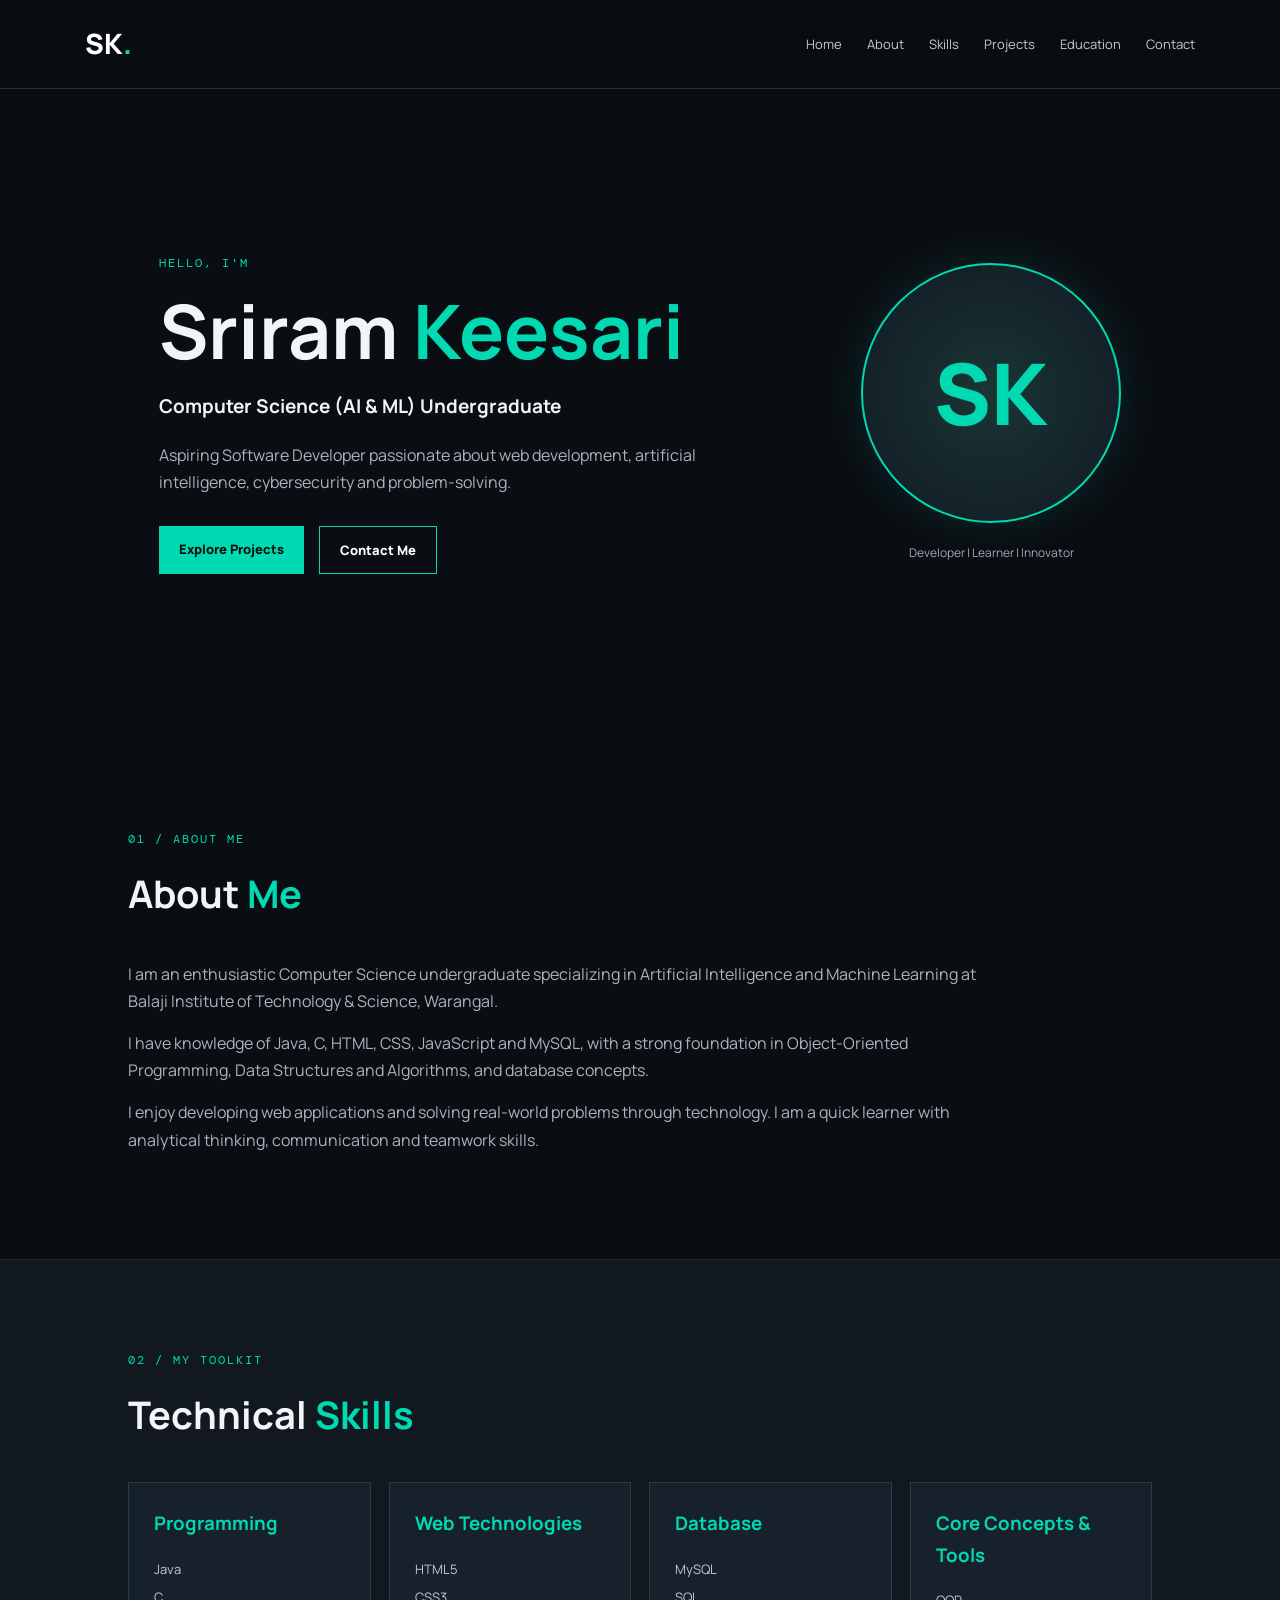
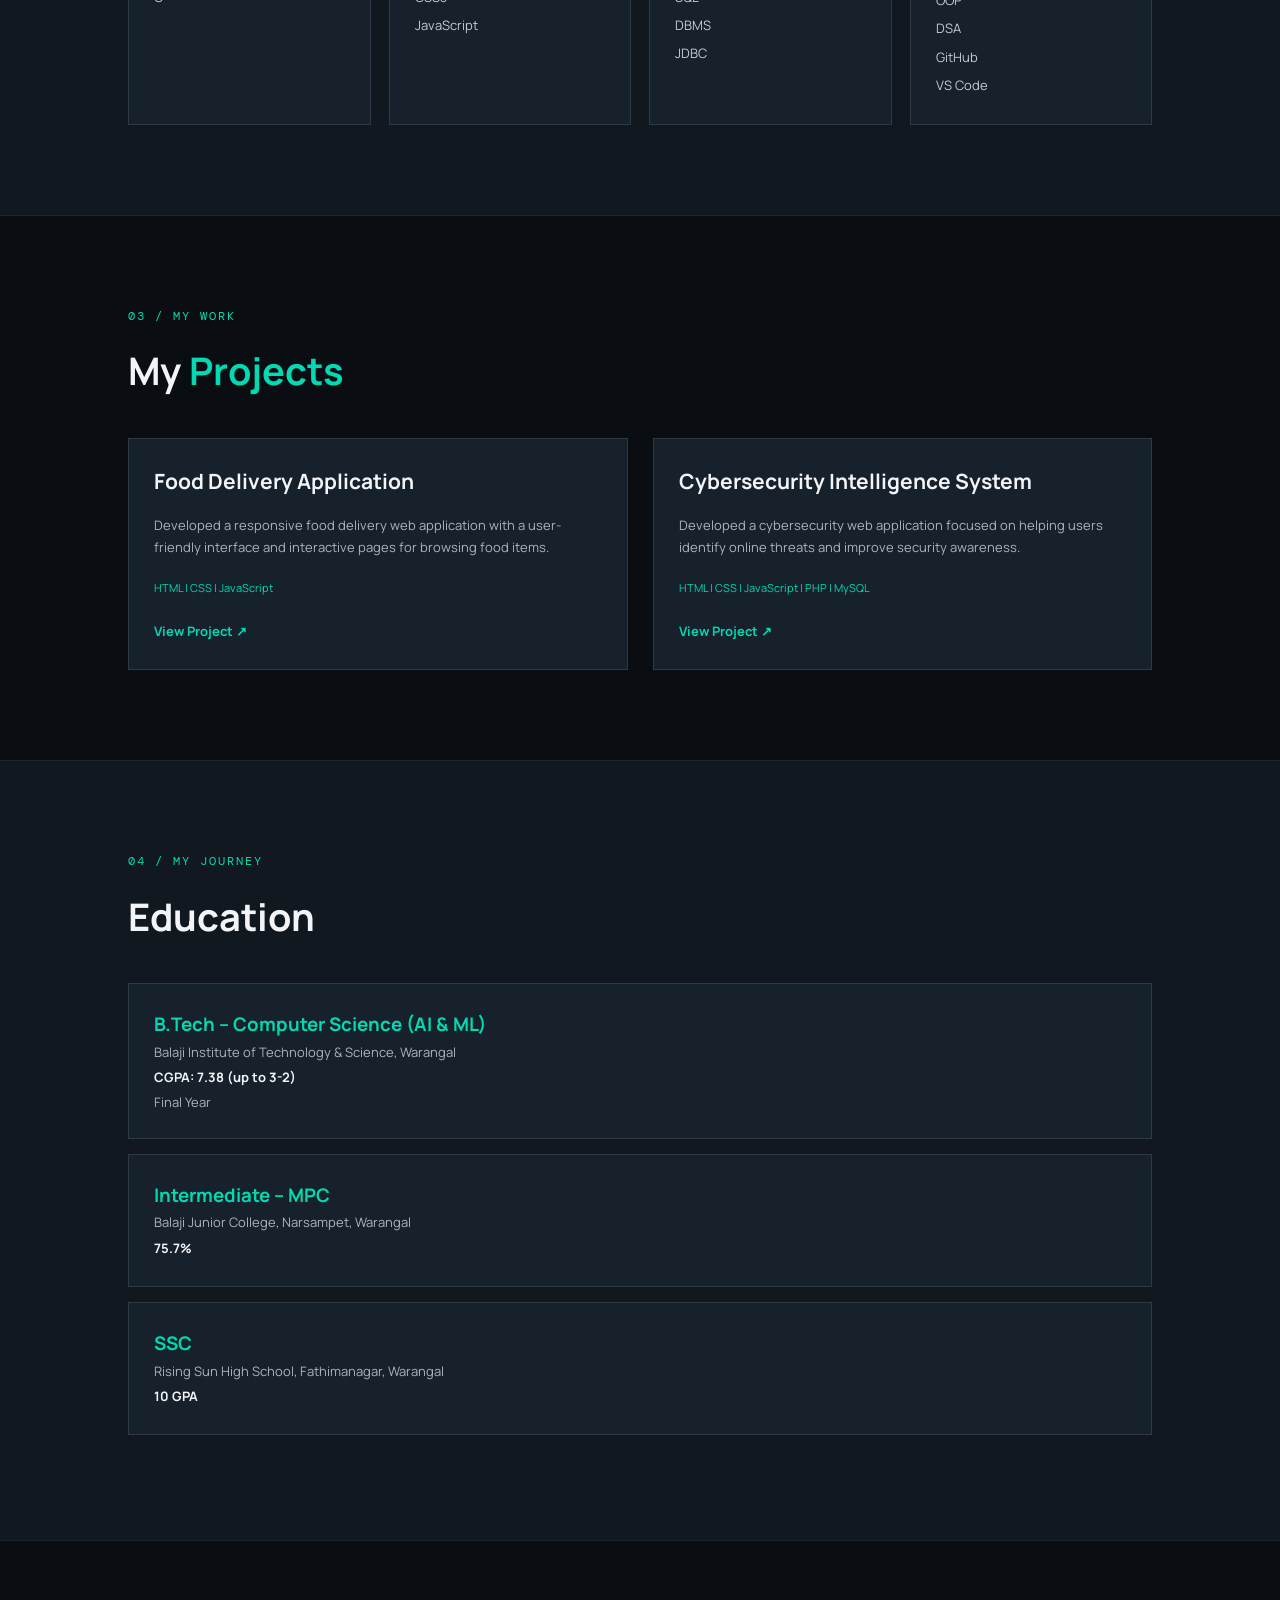
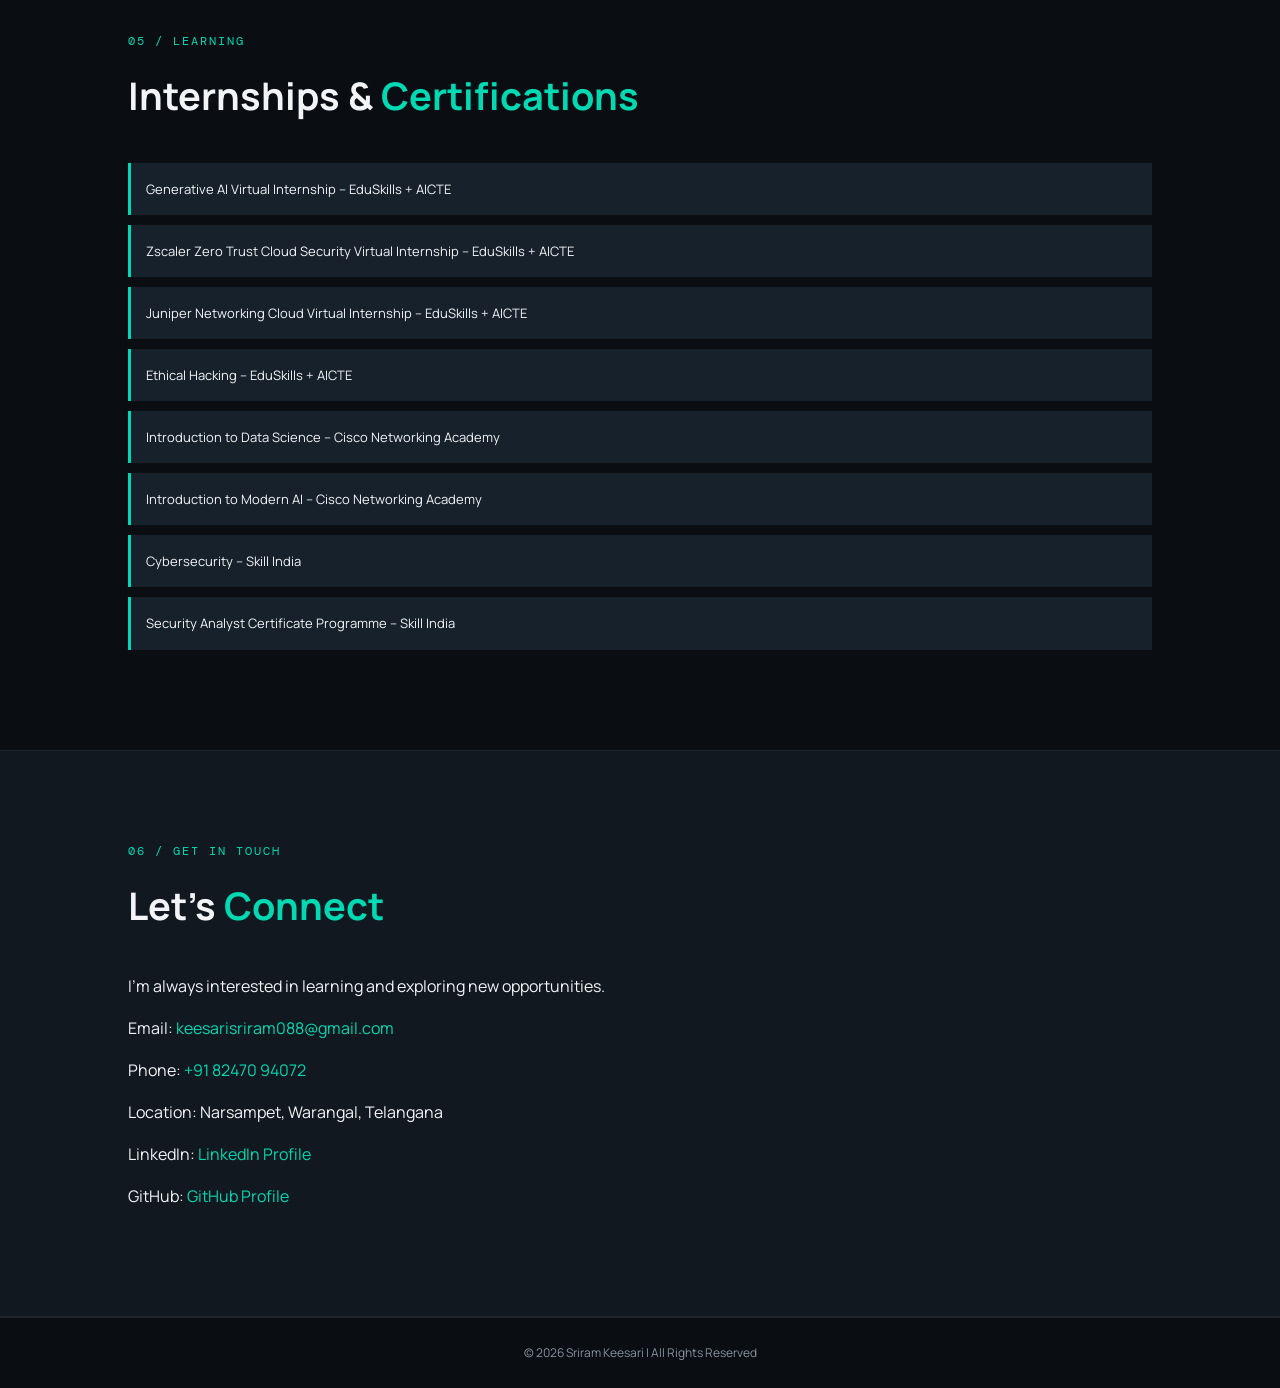
<file: TASK-1 Sriram-Portfolio/index.html>
<!DOCTYPE html>
<html lang="en">
<head>
    <meta charset="UTF-8">
    <meta name="viewport" content="width=device-width, initial-scale=1.0">
    <title>Sriram Keesari | Developer Portfolio</title>
    <link rel="stylesheet" href="style.css">
    <link href="https://fonts.googleapis.com/css2?family=DM+Mono&family=Manrope:wght@400;500;600;700;800&display=swap" rel="stylesheet">
</head>
<body>

<header>
    <nav class="navbar">
        <a href="#home" class="logo">SK<span>.</span></a>
        <button class="menu-toggle" id="menuToggle">☰</button>
        <ul id="navLinks">
            <li><a href="#home">Home</a></li>
            <li><a href="#about">About</a></li>
            <li><a href="#skills">Skills</a></li>
            <li><a href="#projects">Projects</a></li>
            <li><a href="#education">Education</a></li>
            <li><a href="#contact">Contact</a></li>
        </ul>
    </nav>
</header>

<section id="home" class="hero">
    <div class="hero-content">
        <p class="welcome">HELLO, I'M</p>
        <h1>Sriram <span>Keesari</span></h1>
        <h2>Computer Science (AI & ML) Undergraduate</h2>
        <p>
            Aspiring Software Developer passionate about web development,
            artificial intelligence, cybersecurity and problem-solving.
        </p>
        <div class="hero-buttons">
            <a href="#projects" class="btn">Explore Projects</a>
            <a href="#contact" class="btn outline">Contact Me</a>
        </div>
    </div>
    <div class="hero-image">
        <div class="profile-circle">
            <span>SK</span>
        </div>
        <p>Developer | Learner | Innovator</p>
    </div>
</section>

<section id="about" class="section">
    <p class="section-label">01 / ABOUT ME</p>
    <h2>About <span>Me</span></h2>
    <div class="about-content">
        <p>
            I am an enthusiastic Computer Science undergraduate specializing
            in Artificial Intelligence and Machine Learning at Balaji
            Institute of Technology & Science, Warangal.
        </p>
        <p>
            I have knowledge of Java, C, HTML, CSS, JavaScript and MySQL,
            with a strong foundation in Object-Oriented Programming,
            Data Structures and Algorithms, and database concepts.
        </p>
        <p>
            I enjoy developing web applications and solving real-world
            problems through technology. I am a quick learner with
            analytical thinking, communication and teamwork skills.
        </p>
    </div>
</section>

<section id="skills" class="section dark-section">
    <p class="section-label">02 / MY TOOLKIT</p>
    <h2>Technical <span>Skills</span></h2>

    <div class="skills-grid">
        <div class="skill-card">
            <h3>Programming</h3>
            <p>Java</p>
            <p>C</p>
        </div>
        <div class="skill-card">
            <h3>Web Technologies</h3>
            <p>HTML5</p>
            <p>CSS3</p>
            <p>JavaScript</p>
        </div>
        <div class="skill-card">
            <h3>Database</h3>
            <p>MySQL</p>
            <p>SQL</p>
            <p>DBMS</p>
            <p>JDBC</p>
        </div>
        <div class="skill-card">
            <h3>Core Concepts & Tools</h3>
            <p>OOP</p>
            <p>DSA</p>
            <p>GitHub</p>
            <p>VS Code</p>
        </div>
    </div>
</section>

<section id="projects" class="section">
    <p class="section-label">03 / MY WORK</p>
    <h2>My <span>Projects</span></h2>

    <div class="projects-grid">
        <div class="project-card">
            <h3>Food Delivery Application</h3>
            <p>
                Developed a responsive food delivery web application
                with a user-friendly interface and interactive pages
                for browsing food items.
            </p>
            <div class="tags">HTML | CSS | JavaScript</div>
            <a href="https://sriram2605.github.io/RTP/"
               target="_blank">View Project ↗</a>
        </div>

        <div class="project-card">
            <h3>Cybersecurity Intelligence System</h3>
            <p>
                Developed a cybersecurity web application focused
                on helping users identify online threats and improve
                security awareness.
            </p>
            <div class="tags">HTML | CSS | JavaScript | PHP | MySQL</div>
            <a href="https://sriram2005.ct.ws/?i=1"
               target="_blank">View Project ↗</a>
        </div>
    </div>
</section>

<section id="education" class="section dark-section">
    <p class="section-label">04 / MY JOURNEY</p>
    <h2>Education</h2>

    <div class="education-card">
        <h3>B.Tech – Computer Science (AI & ML)</h3>
        <p>Balaji Institute of Technology & Science, Warangal</p>
        <strong>CGPA: 7.38 (up to 3-2)</strong>
        <p>Final Year</p>
    </div>

    <div class="education-card">
        <h3>Intermediate – MPC</h3>
        <p>Balaji Junior College, Narsampet, Warangal</p>
        <strong>75.7%</strong>
    </div>

    <div class="education-card">
        <h3>SSC</h3>
        <p>Rising Sun High School, Fathimanagar, Warangal</p>
        <strong>10 GPA</strong>
    </div>
</section>

<section id="certifications" class="section">
    <p class="section-label">05 / LEARNING</p>
    <h2>Internships & <span>Certifications</span></h2>

    <div class="cert-list">
        <p>Generative AI Virtual Internship – EduSkills + AICTE</p>
        <p>Zscaler Zero Trust Cloud Security Virtual Internship – EduSkills + AICTE</p>
        <p>Juniper Networking Cloud Virtual Internship – EduSkills + AICTE</p>
        <p>Ethical Hacking – EduSkills + AICTE</p>
        <p>Introduction to Data Science – Cisco Networking Academy</p>
        <p>Introduction to Modern AI – Cisco Networking Academy</p>
        <p>Cybersecurity – Skill India</p>
        <p>Security Analyst Certificate Programme – Skill India</p>
    </div>
</section>

<section id="contact" class="section dark-section">
    <p class="section-label">06 / GET IN TOUCH</p>
    <h2>Let's <span>Connect</span></h2>
    <p>I'm always interested in learning and exploring new opportunities.</p>

    <div class="contact-details">
        <p>Email: <a href="mailto:keesarisriram088@gmail.com">keesarisriram088@gmail.com</a></p>
        <p>Phone: <a href="tel:+918247094072">+91 82470 94072</a></p>
        <p>Location: Narsampet, Warangal, Telangana</p>
        <p>LinkedIn: <a href="https://linkedin.com/in/keesari-sriram" target="_blank">LinkedIn Profile</a></p>
        <p>GitHub: <a href="https://github.com/sriram2605" target="_blank">GitHub Profile</a></p>
    </div>
</section>

<footer>
    <p>© 2026 Sriram Keesari | All Rights Reserved</p>
</footer>

<script src="script.js"></script>
</body>
</html>
</file>
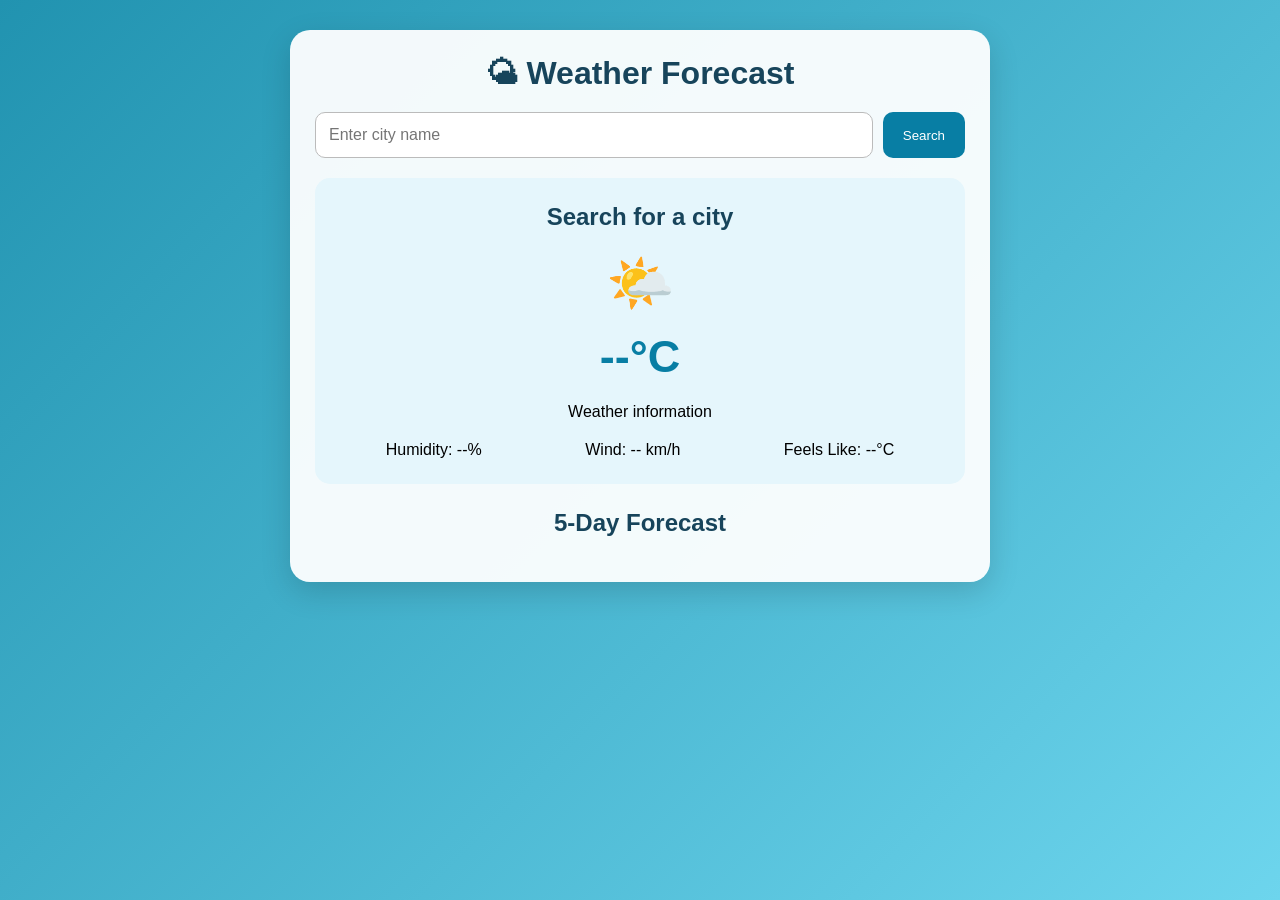
<file: TASK-2 weather-app/index.html>
<!DOCTYPE html>
<html lang="en">
<head>
  <meta charset="UTF-8">
  <meta name="viewport" content="width=device-width, initial-scale=1.0">
  <title>Weather Forecast App</title>
  <link rel="stylesheet" href="style.css">
</head>
<body>
  <div class="container">
    <h1>🌤 Weather Forecast</h1>

    <div class="search">
      <input id="cityInput" type="text"
        placeholder="Enter city name">
      <button id="searchBtn">Search</button>
    </div>

    <p id="error"></p>

    <div class="weather">
      <h2 id="city">Search for a city</h2>
      <div id="icon">🌤️</div>
      <h1 id="temp">--°C</h1>
      <p id="description">Weather information</p>

      <div class="details">
        <p>Humidity: <span id="humidity">--</span>%</p>
        <p>Wind: <span id="wind">--</span> km/h</p>
        <p>Feels Like: <span id="feels">--</span>°C</p>
      </div>
    </div>

    <h2>5-Day Forecast</h2>
    <div id="forecast" class="forecast"></div>
  </div>

  <script src="script.js"></script>
</body>
</html>
</file>
<file: TASK-1 Sriram-Portfolio/style.css>
* {
    margin: 0;
    padding: 0;
    box-sizing: border-box;
    scroll-behavior: smooth;
}

body {
    font-family: 'Manrope', sans-serif;
    background: #0a0d12;
    color: #f2f4f7;
    line-height: 1.7;
}

html {
    scroll-padding-top: 85px;
}

a {
    text-decoration: none;
    color: inherit;
}

header {
    background: rgba(10, 13, 18, 0.96);
    border-bottom: 1px solid #26323b;
    position: sticky;
    top: 0;
    z-index: 100;
}

.navbar {
    max-width: 1150px;
    margin: auto;
    padding: 20px;
    display: flex;
    justify-content: space-between;
    align-items: center;
}

.logo {
    font-size: 28px;
    font-weight: 800;
    color: white;
}

.logo span {
    color: #00d9b2;
}

.navbar ul {
    display: flex;
    list-style: none;
    gap: 25px;
}

.navbar ul a {
    color: #c2cbd3;
    font-size: 13px;
    transition: 0.3s;
}

.navbar ul a:hover {
    color: #00d9b2;
}

.menu-toggle {
    display: none;
    border: 0;
    color: white;
    background: transparent;
    font-size: 25px;
}

.hero {
    min-height: 650px;
    display: flex;
    justify-content: space-around;
    align-items: center;
    padding: 70px 8%;
    gap: 40px;
}

.welcome, .section-label {
    color: #00d9b2;
    font-family: 'DM Mono', monospace;
    letter-spacing: 2px;
    font-size: 12px;
}

.hero h1 {
    font-size: clamp(45px, 7vw, 75px);
    line-height: 1.15;
    margin: 15px 0;
}

.hero h1 span,
.section h2 span {
    color: #00d9b2;
}

.hero h2 {
    font-size: 19px;
    margin-bottom: 20px;
}

.hero-content > p:not(.welcome) {
    color: #aab4bf;
    max-width: 550px;
}

.hero-buttons {
    display: flex;
    flex-wrap: wrap;
    gap: 15px;
    margin-top: 30px;
}

.btn {
    display: inline-block;
    padding: 12px 20px;
    background: #00d9b2;
    color: #06110f;
    font-weight: 800;
    font-size: 13px;
    transition: 0.3s;
}

.btn:hover {
    transform: translateY(-3px);
    background: #72f5df;
}

.btn.outline {
    background: transparent;
    color: white;
    border: 1px solid #00d9b2;
}

.hero-image {
    text-align: center;
}

.profile-circle {
    width: 260px;
    height: 260px;
    border: 2px solid #00d9b2;
    border-radius: 50%;
    display: grid;
    place-items: center;
    background: radial-gradient(circle, #1a3536, #111922);
    box-shadow: 0 0 50px #00d9b222;
}

.profile-circle span {
    font-size: 85px;
    font-weight: 800;
    color: #00d9b2;
}

.hero-image p {
    color: #9da7b4;
    margin-top: 20px;
    font-size: 12px;
}

.section {
    padding: 90px 10%;
}

.section h2 {
    font-size: 38px;
    margin: 12px 0 35px;
}

.about-content {
    max-width: 850px;
    color: #aab4bf;
}

.about-content p {
    margin-bottom: 15px;
}

.dark-section {
    background: #111820;
    border-top: 1px solid #ffffff0d;
    border-bottom: 1px solid #ffffff0d;
}

.skills-grid {
    display: grid;
    grid-template-columns: repeat(4, 1fr);
    gap: 18px;
}

.skill-card,
.project-card,
.education-card {
    background: #17212b;
    border: 1px solid #2b3b46;
    padding: 25px;
    transition: 0.3s;
}

.skill-card:hover,
.project-card:hover {
    transform: translateY(-6px);
    border-color: #00d9b2;
}

.skill-card h3 {
    color: #00d9b2;
    margin-bottom: 15px;
}

.skill-card p {
    color: #c1cbd5;
    font-size: 13px;
    padding: 3px 0;
}

.projects-grid {
    display: grid;
    grid-template-columns: repeat(2, 1fr);
    gap: 25px;
}

.project-card h3 {
    font-size: 21px;
    margin-bottom: 15px;
}

.project-card p {
    color: #aab4bf;
    font-size: 13px;
}

.tags {
    color: #00d9b2;
    font-size: 11px;
    margin: 20px 0;
}

.project-card a {
    color: #00d9b2;
    font-weight: 700;
    font-size: 13px;
}

.education-card {
    margin-bottom: 15px;
}

.education-card h3 {
    color: #00d9b2;
}

.education-card p {
    color: #aab4bf;
    font-size: 13px;
}

.education-card strong {
    font-size: 13px;
}

.cert-list p {
    padding: 15px;
    margin-bottom: 10px;
    background: #17212b;
    border-left: 3px solid #00d9b2;
    font-size: 13px;
}

.contact-details p {
    margin: 15px 0;
    overflow-wrap: anywhere;
}

.contact-details a {
    color: #00d9b2;
}

footer {
    text-align: center;
    padding: 25px;
    color: #87939f;
    font-size: 12px;
    border-top: 1px solid #ffffff18;
}

@media (max-width: 850px) {
    .skills-grid {
        grid-template-columns: repeat(2, 1fr);
    }

    .hero {
        padding-left: 5%;
        padding-right: 5%;
    }
}

@media (max-width: 650px) {
    .navbar ul {
        display: none;
        position: absolute;
        top: 70px;
        left: 0;
        width: 100%;
        background: #111820;
        padding: 20px;
        flex-direction: column;
        gap: 15px;
    }

    .navbar ul.open {
        display: flex;
    }

    .menu-toggle {
        display: block;
    }

    .hero {
        flex-direction: column;
        text-align: center;
        padding-top: 70px;
    }

    .hero-buttons {
        justify-content: center;
    }

    .profile-circle {
        width: 210px;
        height: 210px;
    }

    .profile-circle span {
        font-size: 65px;
    }

    .section {
        padding: 65px 7%;
    }

    .section h2 {
        font-size: 31px;
    }

    .skills-grid,
    .projects-grid {
        grid-template-columns: 1fr;
    }
}

@media (max-width: 380px) {
    .hero h1 {
        font-size: 43px;
    }

    .hero h2 {
        font-size: 16px;
    }
}
</file>
<file: TASK-2 weather-app/style.css>
* {
  margin: 0;
  padding: 0;
  box-sizing: border-box;
}

body {
  font-family: Arial, sans-serif;
  background: linear-gradient(135deg, #2193b0, #6dd5ed);
  min-height: 100vh;
  padding: 30px 15px;
}

.container {
  max-width: 700px;
  margin: auto;
  background: rgba(255,255,255,0.94);
  padding: 25px;
  border-radius: 20px;
  text-align: center;
  box-shadow: 0 10px 30px rgba(0,0,0,0.15);
}

h1, h2 {
  margin-bottom: 20px;
  color: #17445b;
}

.search {
  display: flex;
  gap: 10px;
  margin-bottom: 20px;
}

input {
  flex: 1;
  min-width: 0;
  padding: 13px;
  border: 1px solid #bbb;
  border-radius: 10px;
  font-size: 16px;
}

button {
  padding: 12px 20px;
  border: none;
  background: #087ea4;
  color: white;
  border-radius: 10px;
  cursor: pointer;
}

button:hover {
  background: #075d7a;
}

.weather {
  padding: 25px;
  background: #e5f6fc;
  border-radius: 15px;
  margin-bottom: 25px;
}

#icon {
  font-size: 55px;
  margin: 15px;
}

#temp {
  font-size: 45px;
  color: #087ea4;
}

.details {
  display: flex;
  justify-content: space-around;
  flex-wrap: wrap;
  gap: 12px;
  margin-top: 20px;
}

.forecast {
  display: grid;
  grid-template-columns: repeat(5, 1fr);
  gap: 10px;
}

.forecast-card {
  padding: 15px 5px;
  background: #e5f6fc;
  border-radius: 12px;
}

.forecast-card p {
  margin: 8px 0;
}

#error {
  color: red;
  margin-bottom: 10px;
}

@media(max-width: 500px) {
  .forecast {
    grid-template-columns: repeat(2, 1fr);
  }

  .search {
    flex-direction: column;
  }
}
</file>
